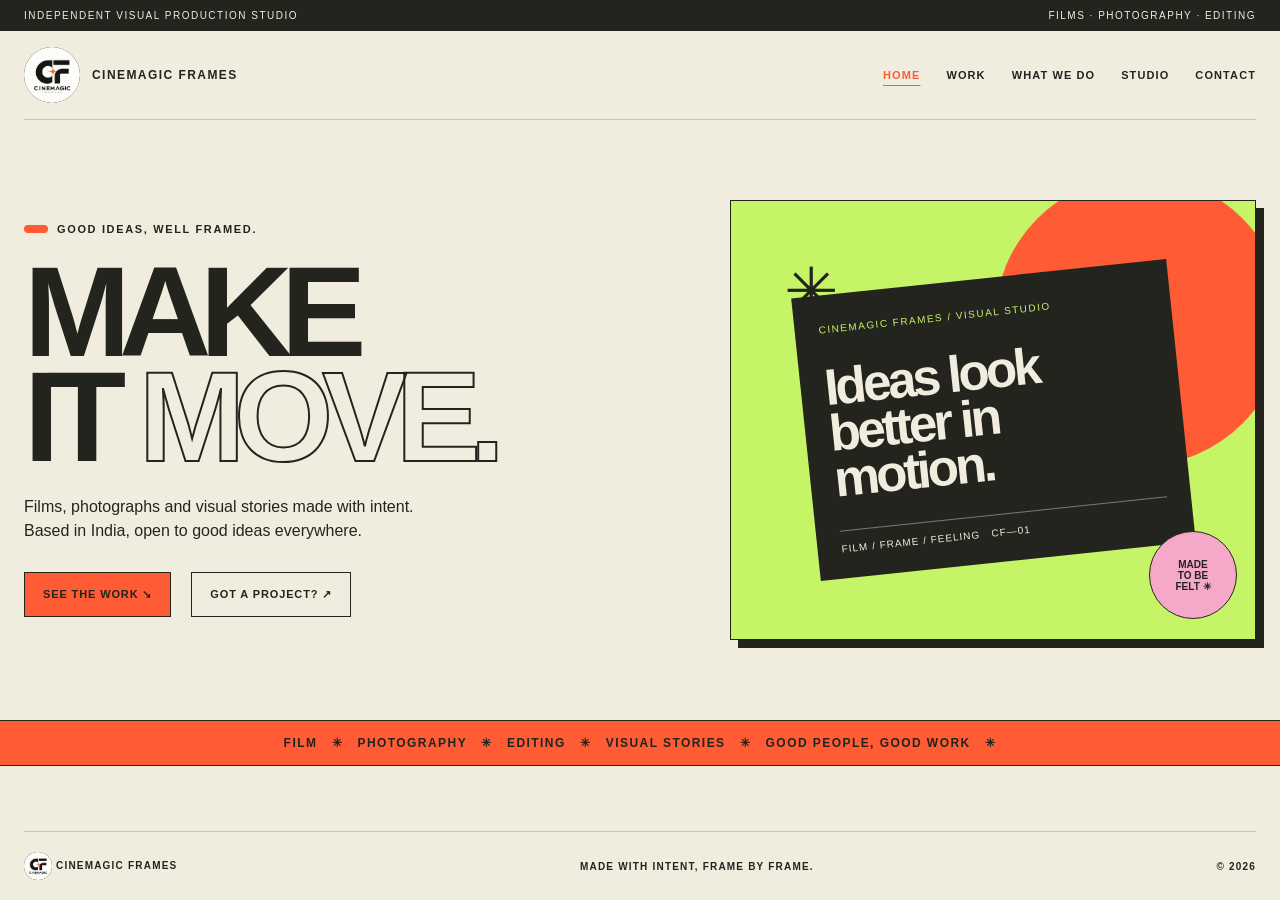
<file: index.html>
<!doctype html><html lang="en"><head><meta charset="utf-8"><meta name="viewport" content="width=device-width,initial-scale=1"><meta name="description" content="Cinemagic Frames — films, photography and visual stories."><meta name="theme-color" content="#f0eddf"><title>Home | Cinemagic Frames</title><link rel="stylesheet" href="styles.css"></head><body><div class="top"><div class="wrap"><span>Independent visual production studio</span><span>Films · Photography · Editing</span></div></div><header class="wrap"><a class="brand" href="index.html"><img src="assets/cinemagic-frames-logo.png" alt="Cinemagic Frames logo"><span>Cinemagic Frames</span></a><nav class="nav" id="nav"><a href="index.html" aria-current="page">Home</a><a href="work.html">Work</a><a href="services.html">What we do</a><a href="studio.html">Studio</a><a href="contact.html">Contact</a></nav><button class="menu" id="menu" aria-expanded="false">Menu +</button></header><main><section class="wrap hero"><div><div class="kicker">Good ideas, well framed.</div><h1>MAKE<br>IT <span>MOVE.</span></h1><p class="intro">Films, photographs and visual stories made with intent. Based in India, open to good ideas everywhere.</p><div class="actions"><a class="btn" href="work.html">See the work ↘</a><a class="btn alt" href="contact.html">Got a project? ↗</a></div></div><div class="art reveal"><div class="circle"></div><div class="star">✳</div><div class="artcard"><small>Cinemagic Frames / Visual studio</small><strong>Ideas look<br>better in<br>motion.</strong><div>Film / Frame / Feeling &nbsp; CF—01</div></div><div class="sticker">Made<br>to be<br>felt ✳</div></div></section><div class="ticker">FILM &nbsp; ✳ &nbsp; PHOTOGRAPHY &nbsp; ✳ &nbsp; EDITING &nbsp; ✳ &nbsp; VISUAL STORIES &nbsp; ✳ &nbsp; GOOD PEOPLE, GOOD WORK &nbsp; ✳</div></main><footer class="wrap"><span><img src="assets/cinemagic-frames-logo.png" alt=""> Cinemagic Frames</span><span>Made with intent, frame by frame.</span><span>© <span id="year"></span></span></footer><script src="app.js"></script></body></html>
</file>
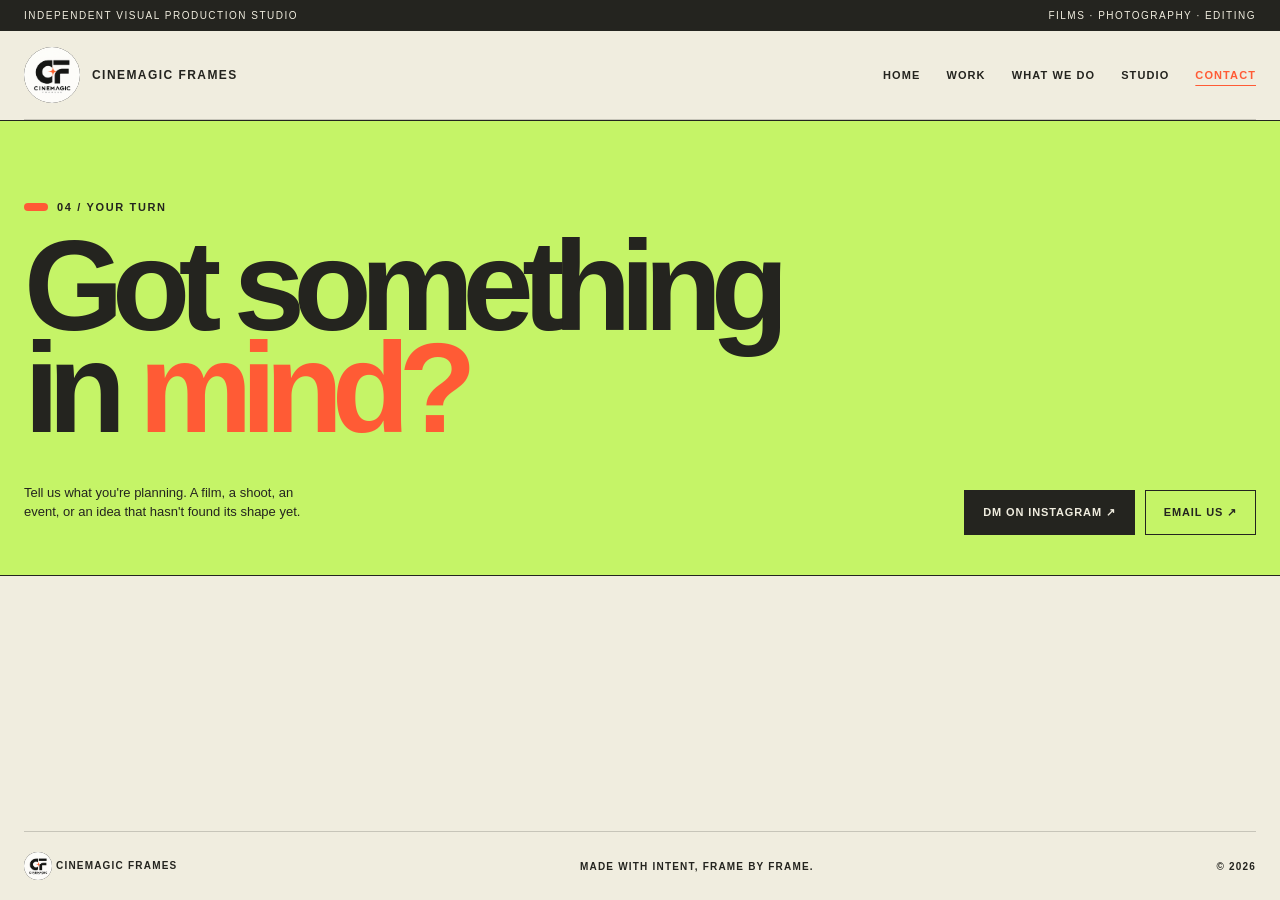
<file: contact.html>
<!doctype html><html lang="en"><head><meta charset="utf-8"><meta name="viewport" content="width=device-width,initial-scale=1"><meta name="description" content="Cinemagic Frames — films, photography and visual stories."><meta name="theme-color" content="#f0eddf"><title>Contact | Cinemagic Frames</title><link rel="stylesheet" href="styles.css"></head><body><div class="top"><div class="wrap"><span>Independent visual production studio</span><span>Films · Photography · Editing</span></div></div><header class="wrap"><a class="brand" href="index.html"><img src="assets/cinemagic-frames-logo.png" alt="Cinemagic Frames logo"><span>Cinemagic Frames</span></a><nav class="nav" id="nav"><a href="index.html">Home</a><a href="work.html">Work</a><a href="services.html">What we do</a><a href="studio.html">Studio</a><a href="contact.html" aria-current="page">Contact</a></nav><button class="menu" id="menu" aria-expanded="false">Menu +</button></header><main><section class="contact" id="contact"><div class="wrap"><div class="kicker">04 / Your turn</div><h2>Got something<br>in <span>mind?</span></h2><div class="contactrow"><p>Tell us what you're planning. A film, a shoot, an event, or an idea that hasn't found its shape yet.</p><div class="contactlinks"><a class="btn" href="https://www.instagram.com/cinemagicframess/" target="_blank" rel="noopener noreferrer">DM on Instagram ↗</a><a class="btn alt" href="mailto:work@cinemagicframes.unaux.com">Email us ↗</a></div></div></div></section></main><footer class="wrap"><span><img src="assets/cinemagic-frames-logo.png" alt=""> Cinemagic Frames</span><span>Made with intent, frame by frame.</span><span>© <span id="year"></span></span></footer><script src="app.js"></script></body></html>
</file>
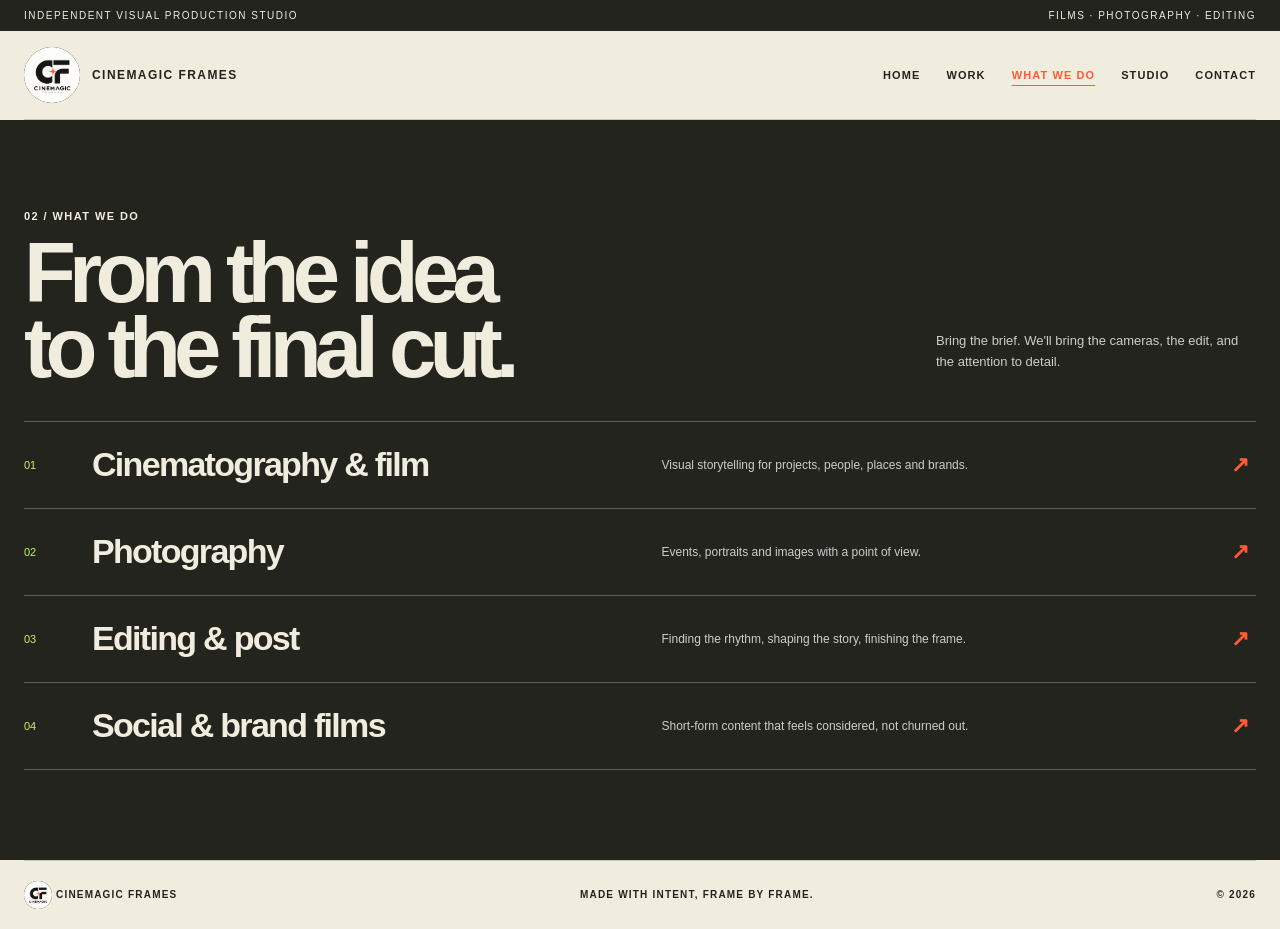
<file: services.html>
<!doctype html><html lang="en"><head><meta charset="utf-8"><meta name="viewport" content="width=device-width,initial-scale=1"><meta name="description" content="Cinemagic Frames — films, photography and visual stories."><meta name="theme-color" content="#f0eddf"><title>Services | Cinemagic Frames</title><link rel="stylesheet" href="styles.css"></head><body><div class="top"><div class="wrap"><span>Independent visual production studio</span><span>Films · Photography · Editing</span></div></div><header class="wrap"><a class="brand" href="index.html"><img src="assets/cinemagic-frames-logo.png" alt="Cinemagic Frames logo"><span>Cinemagic Frames</span></a><nav class="nav" id="nav"><a href="index.html">Home</a><a href="work.html">Work</a><a href="services.html" aria-current="page">What we do</a><a href="studio.html">Studio</a><a href="contact.html">Contact</a></nav><button class="menu" id="menu" aria-expanded="false">Menu +</button></header><main><section class="services" id="services"><div class="wrap"><div class="sectionhead reveal"><div><div class="num">02 / What we do</div><h2>From the idea<br>to the final cut.</h2></div><p>Bring the brief. We'll bring the cameras, the edit, and the attention to detail.</p></div><div class="service"><span class="n">01</span><h3>Cinematography & film</h3><p>Visual storytelling for projects, people, places and brands.</p><b>↗</b></div><div class="service"><span class="n">02</span><h3>Photography</h3><p>Events, portraits and images with a point of view.</p><b>↗</b></div><div class="service"><span class="n">03</span><h3>Editing & post</h3><p>Finding the rhythm, shaping the story, finishing the frame.</p><b>↗</b></div><div class="service"><span class="n">04</span><h3>Social & brand films</h3><p>Short-form content that feels considered, not churned out.</p><b>↗</b></div></div></section></main><footer class="wrap"><span><img src="assets/cinemagic-frames-logo.png" alt=""> Cinemagic Frames</span><span>Made with intent, frame by frame.</span><span>© <span id="year"></span></span></footer><script src="app.js"></script></body></html>
</file>
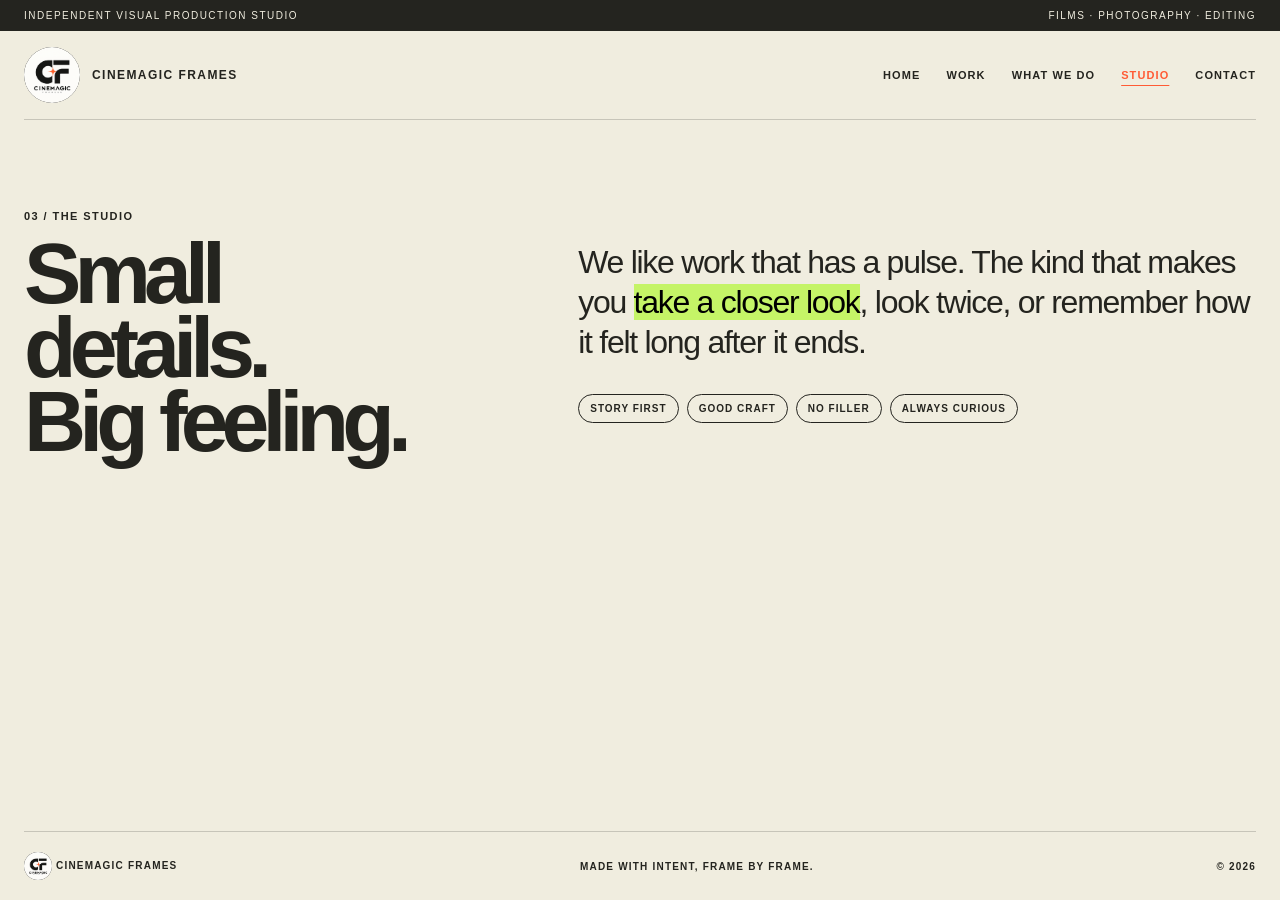
<file: studio.html>
<!doctype html><html lang="en"><head><meta charset="utf-8"><meta name="viewport" content="width=device-width,initial-scale=1"><meta name="description" content="Cinemagic Frames — films, photography and visual stories."><meta name="theme-color" content="#f0eddf"><title>The Studio | Cinemagic Frames</title><link rel="stylesheet" href="styles.css"></head><body><div class="top"><div class="wrap"><span>Independent visual production studio</span><span>Films · Photography · Editing</span></div></div><header class="wrap"><a class="brand" href="index.html"><img src="assets/cinemagic-frames-logo.png" alt="Cinemagic Frames logo"><span>Cinemagic Frames</span></a><nav class="nav" id="nav"><a href="index.html">Home</a><a href="work.html">Work</a><a href="services.html">What we do</a><a href="studio.html" aria-current="page">Studio</a><a href="contact.html">Contact</a></nav><button class="menu" id="menu" aria-expanded="false">Menu +</button></header><main><section class="wrap about" id="about"><div><div class="num">03 / The studio</div><h2>Small details.<br>Big feeling.</h2></div><div><p class="aboutcopy">We like work that has a pulse. The kind that makes you <mark>take a closer look</mark>, look twice, or remember how it felt long after it ends.</p><div class="tags"><span>Story first</span><span>Good craft</span><span>No filler</span><span>Always curious</span></div></div></section></main><footer class="wrap"><span><img src="assets/cinemagic-frames-logo.png" alt=""> Cinemagic Frames</span><span>Made with intent, frame by frame.</span><span>© <span id="year"></span></span></footer><script src="app.js"></script></body></html>
</file>
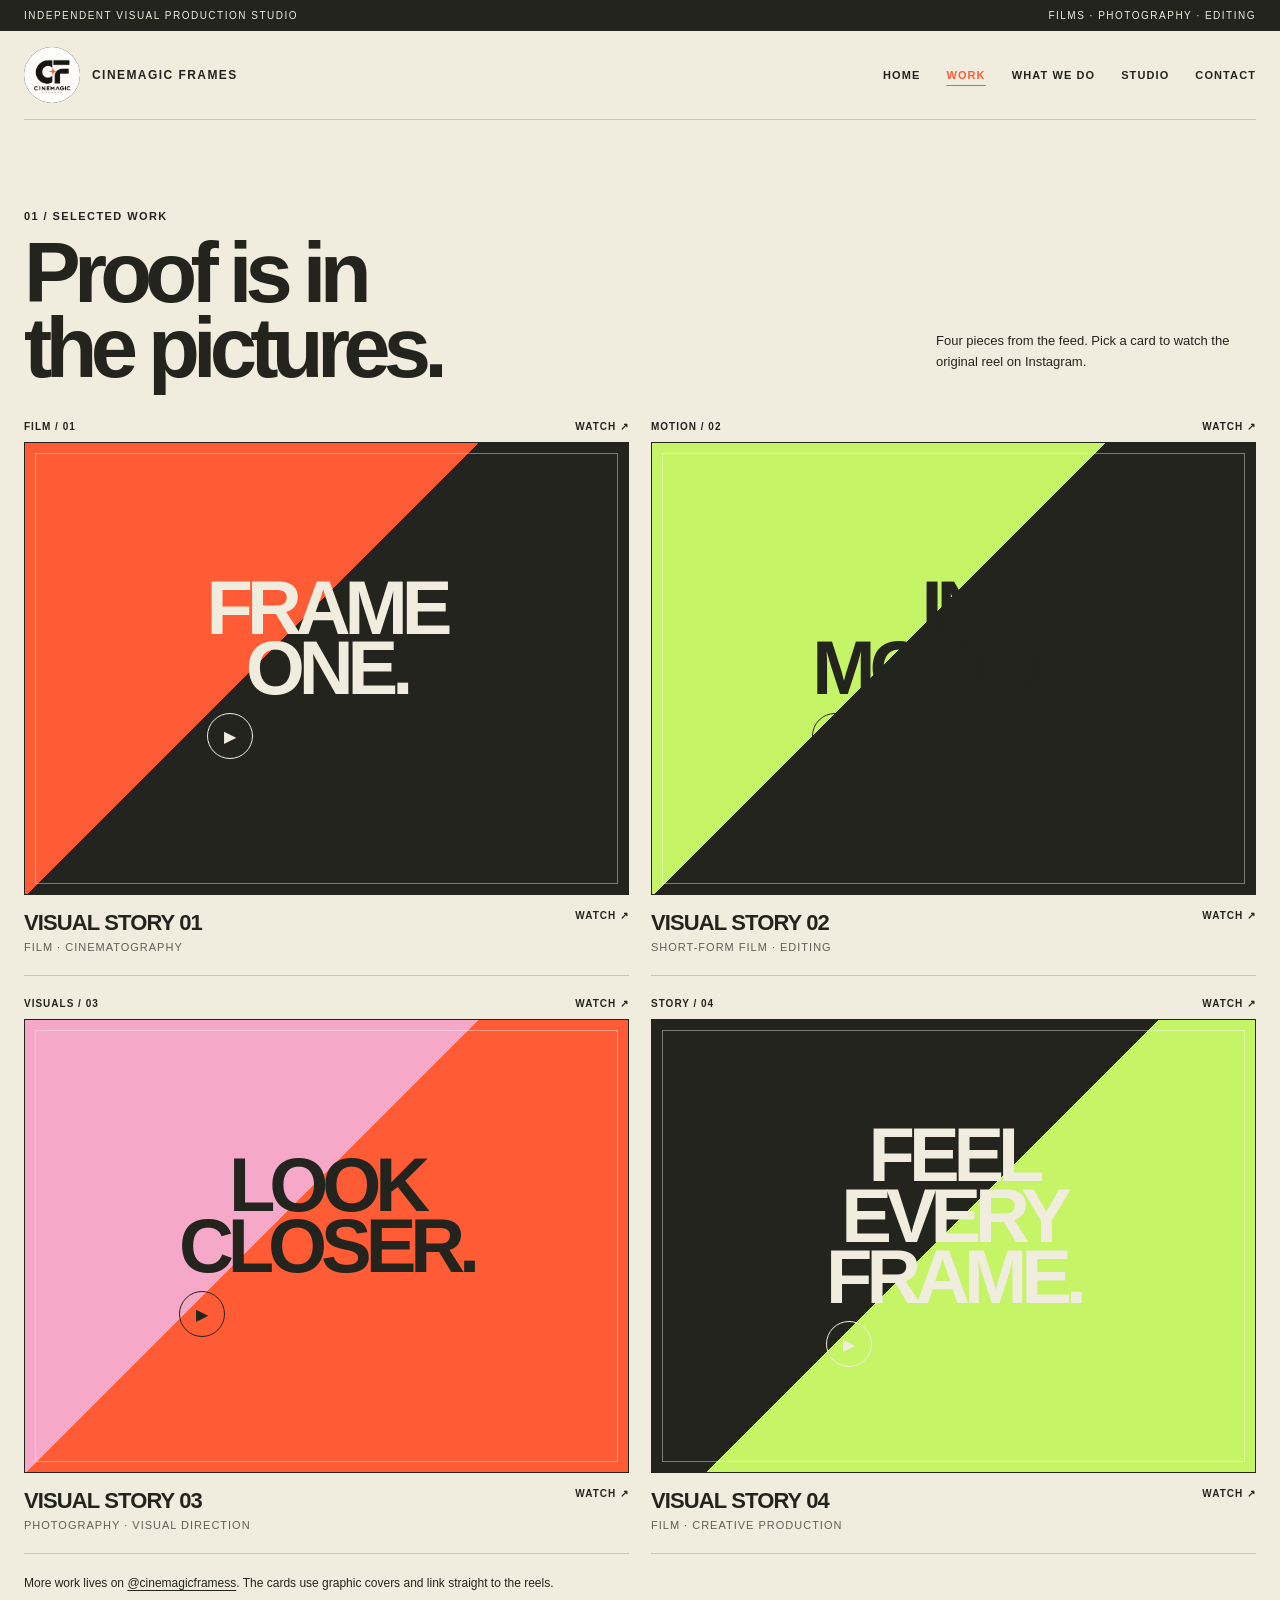
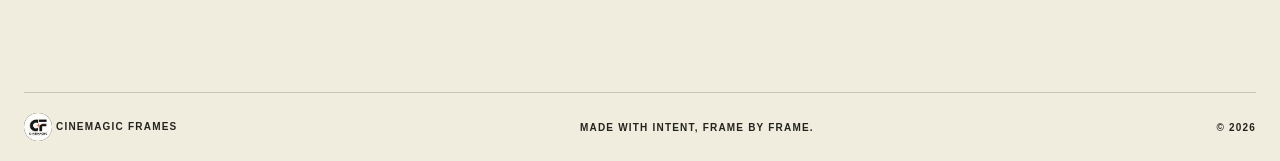
<file: work.html>
<!doctype html><html lang="en"><head><meta charset="utf-8"><meta name="viewport" content="width=device-width,initial-scale=1"><meta name="description" content="Cinemagic Frames — films, photography and visual stories."><meta name="theme-color" content="#f0eddf"><title>Selected Work | Cinemagic Frames</title><link rel="stylesheet" href="styles.css"></head><body><div class="top"><div class="wrap"><span>Independent visual production studio</span><span>Films · Photography · Editing</span></div></div><header class="wrap"><a class="brand" href="index.html"><img src="assets/cinemagic-frames-logo.png" alt="Cinemagic Frames logo"><span>Cinemagic Frames</span></a><nav class="nav" id="nav"><a href="index.html">Home</a><a href="work.html" aria-current="page">Work</a><a href="services.html">What we do</a><a href="studio.html">Studio</a><a href="contact.html">Contact</a></nav><button class="menu" id="menu" aria-expanded="false">Menu +</button></header><main><section class="wrap" id="work"><div class="sectionhead reveal"><div><div class="num">01 / Selected work</div><h2>Proof is in<br>the pictures.</h2></div><p>Four pieces from the feed. Pick a card to watch the original reel on Instagram.</p></div><div class="grid">
<article class="project reveal"><div class="projecttop"><span>Film / 01</span><span>Watch ↗</span></div><a href="https://www.instagram.com/reel/DUdNjwNk7nG/" target="_blank" rel="noopener noreferrer" aria-label="Watch reel one on Instagram"><div class="poster"><div><strong>FRAME<br>ONE.</strong><div class="play">▶</div></div></div></a><div class="meta"><div><h3>Visual story 01</h3><p>Film · Cinematography</p></div><a href="https://www.instagram.com/reel/DUdNjwNk7nG/" target="_blank" rel="noopener noreferrer">Watch ↗</a></div></article>
<article class="project reveal"><div class="projecttop"><span>Motion / 02</span><span>Watch ↗</span></div><a href="https://www.instagram.com/reel/DYRkTEpRXRC/" target="_blank" rel="noopener noreferrer" aria-label="Watch reel two on Instagram"><div class="poster"><div><strong>IN<br>MOTION.</strong><div class="play">▶</div></div></div></a><div class="meta"><div><h3>Visual story 02</h3><p>Short-form film · Editing</p></div><a href="https://www.instagram.com/reel/DYRkTEpRXRC/" target="_blank" rel="noopener noreferrer">Watch ↗</a></div></article>
<article class="project reveal"><div class="projecttop"><span>Visuals / 03</span><span>Watch ↗</span></div><a href="https://www.instagram.com/reel/DeHSM_LyW_0/" target="_blank" rel="noopener noreferrer" aria-label="Watch reel three on Instagram"><div class="poster"><div><strong>LOOK<br>CLOSER.</strong><div class="play">▶</div></div></div></a><div class="meta"><div><h3>Visual story 03</h3><p>Photography · Visual direction</p></div><a href="https://www.instagram.com/reel/DeHSM_LyW_0/" target="_blank" rel="noopener noreferrer">Watch ↗</a></div></article>
<article class="project reveal"><div class="projecttop"><span>Story / 04</span><span>Watch ↗</span></div><a href="https://www.instagram.com/reel/Db27qSMTitL/" target="_blank" rel="noopener noreferrer" aria-label="Watch reel four on Instagram"><div class="poster"><div><strong>FEEL<br>EVERY<br>FRAME.</strong><div class="play">▶</div></div></div></a><div class="meta"><div><h3>Visual story 04</h3><p>Film · Creative production</p></div><a href="https://www.instagram.com/reel/Db27qSMTitL/" target="_blank" rel="noopener noreferrer">Watch ↗</a></div></article></div><p class="ig-note">More work lives on <a href="https://www.instagram.com/cinemagicframess/" target="_blank" rel="noopener noreferrer">@cinemagicframess</a>. The cards use graphic covers and link straight to the reels.</p></section></main><footer class="wrap"><span><img src="assets/cinemagic-frames-logo.png" alt=""> Cinemagic Frames</span><span>Made with intent, frame by frame.</span><span>© <span id="year"></span></span></footer><script src="app.js"></script></body></html>
</file>
<file: styles.css>
:root{--cream:#f0eddf;--ink:#24241f;--orange:#ff5b35;--lime:#c5f467;--pink:#f6a8c9;--line:rgba(36,36,31,.2)}
*{box-sizing:border-box}html{scroll-behavior:auto}body{margin:0;background:var(--cream);color:var(--ink);font-family:Arial,Helvetica,sans-serif}a{color:inherit;text-decoration:none}.wrap{width:min(1240px,calc(100% - 48px));margin:auto}
.top{background:var(--ink);color:var(--cream);padding:10px 0;font-size:10px;letter-spacing:.15em;text-transform:uppercase}.top .wrap,header,.nav,.actions,.sectionhead,.meta,footer{display:flex;align-items:center;justify-content:space-between;gap:20px}
header{padding:16px 0;border-bottom:1px solid var(--line)}.brand{display:flex;align-items:center;gap:12px;font-size:12px;font-weight:800;letter-spacing:.12em;text-transform:uppercase}.brand img{width:56px;height:56px;object-fit:contain;background:#000;border-radius:50%}.nav{gap:26px;font-size:11px;font-weight:800;text-transform:uppercase;letter-spacing:.1em}.nav a:hover{color:var(--orange)}.menu{display:none}
.hero{display:grid;grid-template-columns:1.1fr .9fr;gap:5vw;align-items:center;padding:80px 0}.kicker{font-size:11px;font-weight:800;letter-spacing:.15em;text-transform:uppercase}.kicker:before{content:"";display:inline-block;width:24px;height:8px;background:var(--orange);border-radius:20px;margin-right:9px}
h1{font-size:clamp(62px,10vw,145px);line-height:.82;letter-spacing:-.09em;margin:25px 0;font-weight:900}h1 span{-webkit-text-stroke:2px var(--ink);color:transparent}.intro{font-size:16px;line-height:1.55;max-width:430px}.actions{justify-content:flex-start;flex-wrap:wrap;margin-top:28px}.btn{display:inline-block;padding:15px 18px;background:var(--orange);border:1px solid var(--ink);font-size:11px;font-weight:800;letter-spacing:.08em;text-transform:uppercase;transition:.2s}.btn:hover{transform:translate(-3px,-3px);box-shadow:4px 4px 0 var(--ink)}.btn.alt{background:transparent}
.art{position:relative;min-height:440px;background:var(--lime);border:1px solid var(--ink);display:grid;place-items:center;transform:rotate(1.5deg);box-shadow:8px 8px 0 var(--ink);overflow:hidden}.circle{position:absolute;right:-30px;top:-25px;width:290px;height:290px;border-radius:50%;background:var(--orange)}.star{position:absolute;top:12%;left:10%;font-size:65px}.artcard{z-index:1;width:72%;background:var(--ink);color:var(--cream);padding:24px;transform:rotate(-6deg)}.artcard small{font-size:10px;letter-spacing:.15em;text-transform:uppercase;color:var(--lime)}.artcard strong{display:block;font-size:clamp(34px,4vw,58px);line-height:.9;letter-spacing:-.07em;margin:28px 0}.artcard div{border-top:1px solid #777;padding-top:12px;font-size:10px;letter-spacing:.1em;text-transform:uppercase}.sticker{position:absolute;bottom:20px;right:18px;background:var(--pink);border:1px solid var(--ink);width:88px;height:88px;border-radius:50%;display:grid;place-items:center;text-align:center;font-size:10px;font-weight:900;text-transform:uppercase;z-index:2}
.ticker{background:var(--orange);border-block:1px solid var(--ink);padding:15px 0;text-align:center;font-size:12px;font-weight:900;letter-spacing:.12em;text-transform:uppercase}
section{padding:90px 0}.sectionhead{align-items:end;margin-bottom:35px}.num{font-size:11px;font-weight:800;letter-spacing:.13em;text-transform:uppercase}.sectionhead h2{font-size:clamp(42px,7vw,85px);line-height:.88;letter-spacing:-.08em;margin:14px 0 0}.sectionhead p{max-width:320px;font-size:13px;line-height:1.6}
.grid{display:grid;grid-template-columns:1fr 1fr;gap:22px}.projecttop,.meta{font-size:10px;font-weight:800;text-transform:uppercase;letter-spacing:.1em}.projecttop{display:flex;justify-content:space-between;margin-bottom:10px}.poster{aspect-ratio:4/3;border:1px solid var(--ink);display:grid;place-items:center;text-align:center;padding:20px;position:relative;overflow:hidden;background:linear-gradient(135deg,var(--orange) 0 43%,var(--ink) 43%);color:var(--cream)}.poster:after{content:"";position:absolute;inset:10px;border:1px solid #ffffff66}.poster strong{font-size:clamp(36px,6vw,76px);line-height:.8;letter-spacing:-.08em;z-index:1}.poster .play{z-index:1;border:1px solid currentColor;border-radius:50%;width:46px;height:46px;display:grid;place-items:center;margin-top:14px}.project:nth-child(2) .poster{background:linear-gradient(135deg,var(--lime) 0 43%,var(--ink) 43%);color:var(--ink)}.project:nth-child(3) .poster{background:linear-gradient(135deg,var(--pink) 0 43%,var(--orange) 43%);color:var(--ink)}.project:nth-child(4) .poster{background:linear-gradient(135deg,var(--ink) 0 48%,var(--lime) 48%)}.meta{padding:15px 0 22px;border-bottom:1px solid var(--line);align-items:start}.meta h3{font-size:22px;letter-spacing:-.04em;margin:0}.meta p{font-size:11px;font-weight:400;opacity:.7;margin:5px 0 0}.meta a{white-space:nowrap}.ig-note{font-size:12px;margin-top:22px}.ig-note a{text-decoration:underline;text-underline-offset:3px}
.services{background:var(--ink);color:var(--cream)}.services .kicker:before{background:var(--lime)}.services .sectionhead p{color:#ccc}.service{display:grid;grid-template-columns:50px 1fr 1fr 25px;gap:18px;align-items:center;border-top:1px solid #ffffff44;padding:22px 0}.service:last-child{border-bottom:1px solid #ffffff44}.service .n{color:var(--lime);font-size:11px}.service h3{font-size:clamp(21px,3vw,34px);letter-spacing:-.05em;margin:0}.service p{font-size:12px;line-height:1.5;color:#ccc;max-width:360px}.service b{color:var(--orange);font-size:22px}
.about{display:grid;grid-template-columns:.8fr 1.2fr;gap:8vw}.about h2{font-size:clamp(45px,7vw,86px);line-height:.86;letter-spacing:-.08em;margin:15px 0}.aboutcopy{font-size:clamp(21px,2.6vw,32px);line-height:1.25;letter-spacing:-.04em}.aboutcopy mark{background:var(--lime)}.tags{display:flex;gap:8px;flex-wrap:wrap}.tags span{border:1px solid var(--ink);border-radius:30px;padding:8px 11px;font-size:10px;font-weight:800;text-transform:uppercase;letter-spacing:.1em}
.contact{background:var(--lime);border-block:1px solid var(--ink);padding:80px 0 40px}.contact h2{font-size:clamp(58px,10vw,130px);line-height:.8;letter-spacing:-.09em;margin:22px 0 30px}.contact h2 span{color:var(--orange)}.contactrow{display:flex;justify-content:space-between;align-items:end;gap:25px}.contactrow p{max-width:300px;font-size:13px;line-height:1.5}.contactlinks{display:flex;gap:10px;flex-wrap:wrap}.contact .btn{background:var(--ink);color:var(--cream)}.contact .btn.alt{background:transparent;color:var(--ink)}footer{padding:20px 0;font-size:10px;font-weight:800;letter-spacing:.12em;text-transform:uppercase}footer img{width:28px;height:28px;object-fit:contain;background:#000;border-radius:50%;vertical-align:middle}
.reveal{opacity:1;transform:none;transition:opacity .7s,transform .7s}.reveal.visible{opacity:1;transform:none}
@media(prefers-reduced-motion:reduce){html{scroll-behavior:auto}*,*:before,*:after{animation:none!important;transition:none!important}.reveal{opacity:1;transform:none}}
@media(max-width:760px){.wrap{width:calc(100% - 34px)}.top .wrap span:last-child{display:none}.brand img{width:46px;height:46px}.nav{display:none;position:absolute;top:105px;left:0;right:0;background:var(--cream);padding:20px 24px;z-index:5;flex-direction:column}.nav.open{display:flex}.menu{display:block;background:transparent;border:1px solid var(--ink);padding:9px;font-size:10px;font-weight:800;text-transform:uppercase}.hero{grid-template-columns:1fr;padding:55px 0;gap:36px}.art{min-height:350px}section{padding:65px 0}.sectionhead{align-items:start;flex-direction:column;gap:8px}.grid{grid-template-columns:1fr}.service{grid-template-columns:28px 1fr 20px;gap:10px}.service p{grid-column:2;grid-row:2;margin:4px 0 0}.service b{grid-column:3;grid-row:1}.about{grid-template-columns:1fr;gap:18px}.contactrow{align-items:start;flex-direction:column}footer{align-items:flex-start;flex-direction:column}}

body{min-height:100vh;display:flex;flex-direction:column}main{flex:1}
.nav a[aria-current="page"]{color:var(--orange);text-decoration:underline;text-underline-offset:6px}
footer{margin-top:auto;border-top:1px solid var(--line)}
@media(max-width:760px){.hero{padding-top:38px;padding-bottom:38px}}
/* Fix portfolio card text visibility */
.work-card,
.work-card * {
  visibility: visible;
}

.work-card h2,
.work-card h3,
.work-card .work-title {
  position: relative;
  z-index: 10;
}
</file>
